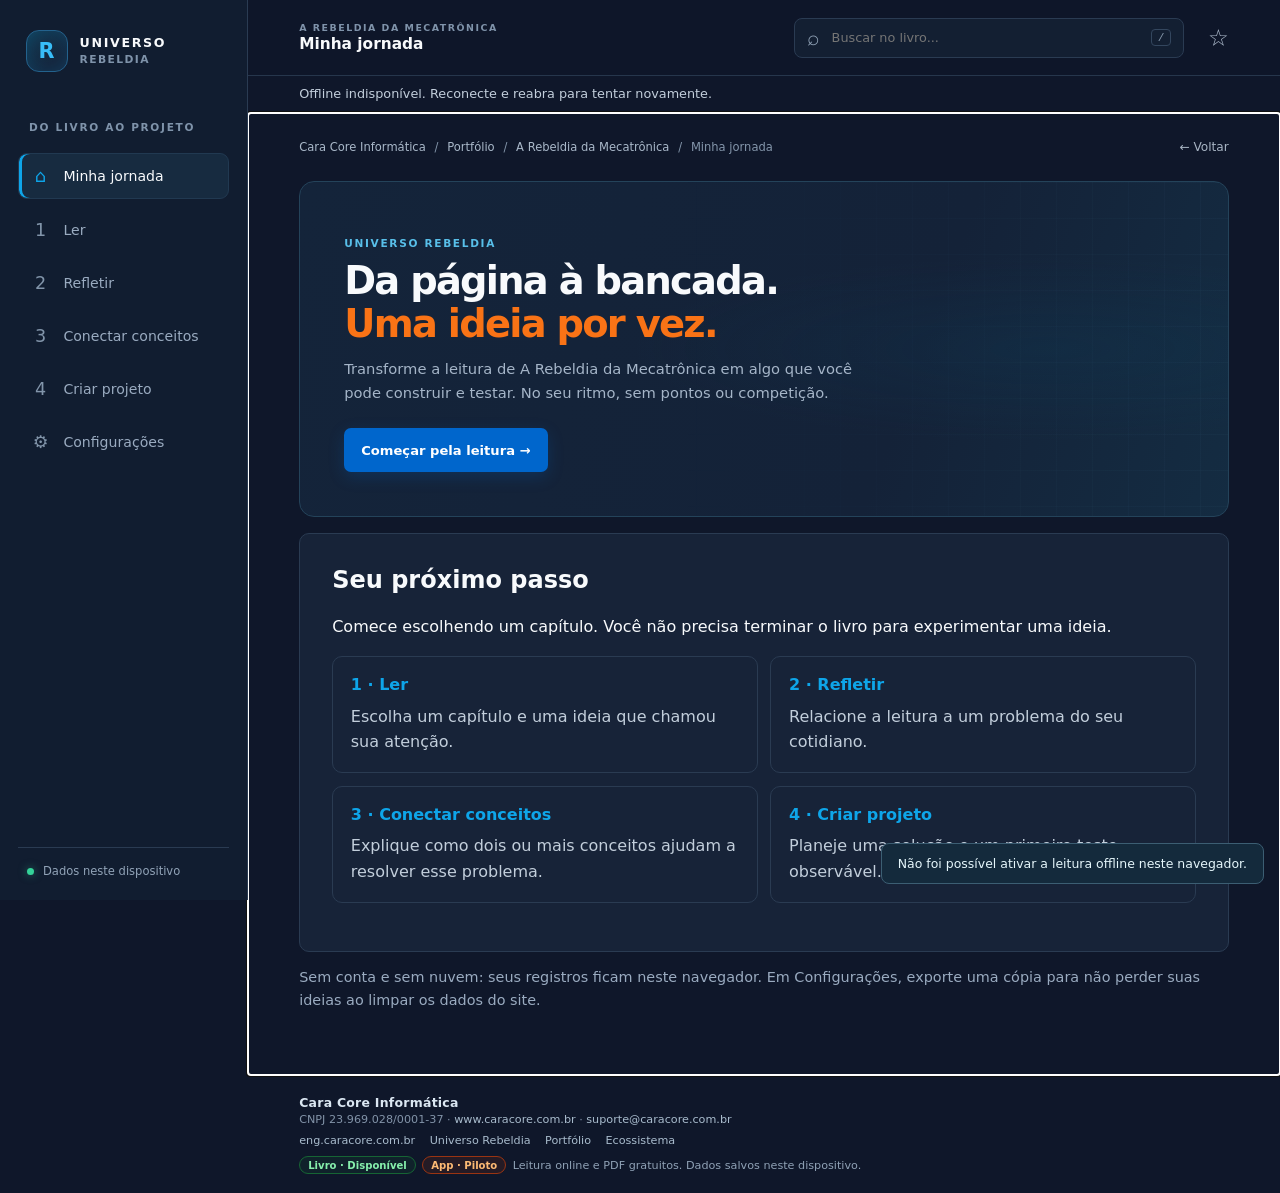
<file: app/index.html>
<!doctype html>
<html lang="pt-BR">
<head>
  <meta charset="utf-8">
  <meta name="viewport" content="width=device-width, initial-scale=1">
  <meta name="theme-color" content="#0f172a">
  <meta name="description" content="Universo Rebeldia: app de estudo de A Rebeldia da Mecatrônica, publicado pela Cara Core Informática. Leia, reflita, conecte conceitos e crie projetos, mesmo offline.">
  <meta name="author" content="Christian Vladimir Uhdre Mulato">
  <link rel="canonical" href="https://eng.caracore.com.br/app/">
  <meta property="og:type" content="website">
  <meta property="og:site_name" content="Cara Core Informática">
  <meta property="og:title" content="Universo Rebeldia — Cara Core Informática">
  <meta property="og:description" content="App de estudo offline de A Rebeldia da Mecatrônica: leia, reflita, conecte conceitos e crie projetos.">
  <meta property="og:url" content="https://eng.caracore.com.br/app/">
  <meta property="og:image" content="https://eng.caracore.com.br/capa.jpg">
  <meta property="og:image:alt" content="Capa de A Rebeldia da Mecatrônica">
  <meta property="og:locale" content="pt_BR">
  <meta name="twitter:card" content="summary_large_image">
  <script type="application/ld+json">
  {
    "@context": "https://schema.org",
    "@type": "WebApplication",
    "name": "Universo Rebeldia",
    "url": "https://eng.caracore.com.br/app/",
    "applicationCategory": "EducationalApplication",
    "operatingSystem": "Any",
    "inLanguage": "pt-BR",
    "description": "App de estudo offline de A Rebeldia da Mecatrônica: leia, reflita, conecte conceitos e crie projetos.",
    "isAccessibleForFree": true,
    "publisher": {
      "@type": "Organization",
      "name": "Cara Core Informática",
      "url": "https://www.caracore.com.br/",
      "taxID": "23.969.028/0001-37"
    },
    "isPartOf": {
      "@type": "Book",
      "name": "A Rebeldia da Mecatrônica",
      "url": "https://eng.caracore.com.br/"
    }
  }
  </script>
  <link rel="manifest" href="manifest.json">
  <link rel="icon" href="assets/icons/icon.svg" type="image/svg+xml">
  <link rel="apple-touch-icon" href="assets/icons/icon-192.png">
  <link rel="stylesheet" href="assets/css/app.css">
  <title>Universo Rebeldia — Cara Core Informática</title>
</head>
<body>
  <a class="skip-link" href="#main-content">Pular para o conteúdo</a>
  <div class="app-shell">
    <aside class="sidebar" id="sidebar" aria-label="Navegação principal">
      <a class="brand" href="#/dashboard" aria-label="Universo Rebeldia, início">
        <span class="brand-mark" aria-hidden="true">R</span>
        <span><strong>UNIVERSO</strong><small>REBELDIA</small></span>
      </a>
      <p class="nav-label">DO LIVRO AO PROJETO</p>
      <nav class="primary-nav">
        <a href="#/dashboard" data-route="dashboard"><span aria-hidden="true">⌂</span> Minha jornada</a>
        <a href="#/livro" data-route="livro"><span aria-hidden="true">1</span> Ler</a>
        <a href="#/refletir" data-route="refletir"><span aria-hidden="true">2</span> Refletir</a>
        <a href="#/conectar" data-route="conectar"><span aria-hidden="true">3</span> Conectar conceitos</a>
        <a href="#/laboratorio" data-route="laboratorio"><span aria-hidden="true">4</span> Criar projeto</a>
        <a href="#/configuracoes" data-route="configuracoes"><span aria-hidden="true">⚙</span> Configurações</a>
      </nav>
      <div class="sidebar-bottom">
        <span class="status-dot" aria-hidden="true"></span>
        <span>Dados neste dispositivo</span>
      </div>
    </aside>

    <div class="workspace">
      <header class="topbar">
        <button class="icon-button mobile-menu" id="menu-toggle" type="button" aria-label="Abrir menu" aria-expanded="false" aria-controls="sidebar">
          <span aria-hidden="true">☰</span>
        </button>
        <div class="topbar-title"><span class="eyebrow">A REBELDIA DA MECATRÔNICA</span><strong id="page-heading">Minha jornada</strong></div>
        <form class="global-search" id="global-search" role="search">
          <label class="sr-only" for="global-search-input">Buscar capítulos do livro</label>
          <span aria-hidden="true">⌕</span>
          <input id="global-search-input" type="search" placeholder="Buscar no livro..." autocomplete="off">
          <kbd>/</kbd>
        </form>
        <a class="topbar-bookmark" href="#/livro?f=1" aria-label="Abrir capítulos favoritos"><span aria-hidden="true">☆</span></a>
      </header>
      <div class="connection-status"><span id="offline-status" role="status">Preparando conteúdo offline…</span></div>

      <main id="main-content" tabindex="-1">
        <div class="page-meta">
          <nav aria-label="Breadcrumb" class="breadcrumbs">
            <a href="https://www.caracore.com.br/">Cara Core Informática</a><span aria-hidden="true">/</span>
            <a href="https://www.caracore.com.br/portfolio.html">Portfólio</a><span aria-hidden="true">/</span>
            <a href="https://eng.caracore.com.br/">A Rebeldia da Mecatrônica</a><span aria-hidden="true">/</span>
            <span id="breadcrumb-current">Minha jornada</span>
          </nav>
          <button class="back-button" id="back-button" type="button"><span aria-hidden="true">←</span> Voltar</button>
        </div>
        <div id="page-content" aria-live="polite"></div>
      </main>
      <footer class="app-footer">
        <div class="footer-legal">
          <strong>Cara Core Informática</strong>
          <span>CNPJ 23.969.028/0001-37 · <a href="https://www.caracore.com.br/">www.caracore.com.br</a> · <a href="mailto:suporte@caracore.com.br">suporte@caracore.com.br</a></span>
        </div>
        <nav class="footer-links" aria-label="Links do ecossistema">
          <a href="https://eng.caracore.com.br/">eng.caracore.com.br</a>
          <a href="./">Universo Rebeldia</a>
          <a href="https://www.caracore.com.br/portfolio.html">Portfólio</a>
          <a href="https://www.caracore.com.br/ecossistema#roadmap">Ecossistema</a>
        </nav>
        <p class="footer-status">
          <span class="status-badge status-available">Livro · Disponível</span>
          <span class="status-badge status-pilot">App · Piloto</span>
          <span>Leitura online e PDF gratuitos. Dados salvos neste dispositivo.</span>
        </p>
      </footer>
    </div>
  </div>
  <div class="toast" id="toast" role="status" aria-live="polite"></div>
  <script src="assets/js/db.js" defer></script>
  <script src="assets/js/app.js" defer></script>
</body>
</html>
</file>
<file: app/assets/css/app.css>
:root {
  color-scheme: dark;
  --caracore-blue: #0066cc;
  --caracore-dark: #0f172a;
  --caracore-cyan: #0ea5e9;
  --caracore-orange: #f97316;
  --caracore-light: #f8fafc;
  --surface: #172338;
  --surface-raised: #1b2a40;
  --border: #2a3b52;
  --text-muted: #9aabc0;
  --text-soft: #c2cedb;
  --sidebar-width: 248px;
  font-family: "Segoe UI", system-ui, -apple-system, sans-serif;
  font-size: 16px;
  background: var(--caracore-dark);
  color: var(--caracore-light);
}

* { box-sizing: border-box; }
body { min-height: 100vh; margin: 0; background: var(--caracore-dark); }
a { color: inherit; }
button, input, textarea, select { font: inherit; }
button, a, input, textarea, select { -webkit-tap-highlight-color: transparent; }
button:focus-visible, a:focus-visible, input:focus-visible, textarea:focus-visible, select:focus-visible {
  outline: 3px solid var(--caracore-cyan);
  outline-offset: 3px;
}
.sr-only, .skip-link:not(:focus) {
  position: absolute;
  width: 1px;
  height: 1px;
  padding: 0;
  margin: -1px;
  overflow: hidden;
  clip: rect(0, 0, 0, 0);
  white-space: nowrap;
  border: 0;
}
.skip-link:focus {
  position: fixed;
  z-index: 200;
  top: 0.75rem;
  left: 0.75rem;
  padding: 0.75rem 1rem;
  border-radius: 8px;
  background: var(--caracore-light);
  color: var(--caracore-dark);
}
.app-shell { min-height: 100vh; }
.sidebar {
  position: fixed;
  z-index: 30;
  inset: 0 auto 0 0;
  display: flex;
  width: var(--sidebar-width);
  flex-direction: column;
  padding: 1.55rem 1.1rem 1rem;
  border-right: 1px solid var(--border);
  background: #111d30;
}
.brand { display: flex; align-items: center; gap: 0.75rem; padding: 0.3rem 0.5rem 2.45rem; text-decoration: none; }
.brand-mark {
  display: grid;
  width: 42px;
  height: 42px;
  place-items: center;
  border: 1px solid #23628d;
  border-radius: 13px;
  background: linear-gradient(140deg, #123952, #15253c 72%);
  color: #38bdf8;
  font-size: 1.3rem;
  font-weight: 800;
  box-shadow: inset 0 0 18px #0ea5e926;
}
.brand strong, .brand small { display: block; letter-spacing: 0.13em; }
.brand strong { font-size: 0.79rem; }
.brand small { margin-top: 0.18rem; color: #7f93aa; font-size: 0.67rem; font-weight: 700; }
.nav-label, .eyebrow { color: #7f93aa; font-size: 0.66rem; font-weight: 750; letter-spacing: 0.16em; }
.nav-label { padding: 0 0.72rem; }
.primary-nav { display: grid; gap: 0.45rem; margin-top: 0.6rem; }
.primary-nav a {
  display: flex;
  min-height: 46px;
  align-items: center;
  gap: 0.8rem;
  padding: 0.65rem 0.75rem;
  border: 1px solid transparent;
  border-radius: 9px;
  color: var(--text-muted);
  font-size: 0.88rem;
  text-decoration: none;
}
.primary-nav a > span { width: 20px; color: #8295aa; font-size: 1.1rem; text-align: center; }
.primary-nav a:hover, .primary-nav a.active { border-color: #213951; background: #172b40; color: #f8fafc; }
.primary-nav a.active { box-shadow: inset 3px 0 #0ea5e9; }
.primary-nav a.active > span { color: var(--caracore-cyan); }
.sidebar-bottom { display: flex; align-items: center; gap: 0.55rem; margin-top: auto; padding: 1rem 0.6rem 0.35rem; border-top: 1px solid var(--border); color: #91a3b7; font-size: 0.72rem; }
.status-dot { display: inline-block; width: 7px; height: 7px; flex: 0 0 auto; border-radius: 50%; background: #34d399; box-shadow: 0 0 9px #34d39980; }
.workspace { min-height: 100vh; margin-left: var(--sidebar-width); }
.topbar {
  position: sticky;
  z-index: 20;
  top: 0;
  display: flex;
  min-height: 76px;
  align-items: center;
  gap: 1.5rem;
  padding: 0.7rem clamp(1.2rem, 4vw, 3.2rem);
  border-bottom: 1px solid #26364c;
  background: #0f172af2;
  backdrop-filter: blur(14px);
}
.topbar-title { display: grid; gap: 0.15rem; min-width: 195px; }
.topbar-title .eyebrow { font-size: 0.59rem; }
.topbar-title strong { font-size: 0.96rem; }
.global-search {
  display: flex;
  width: min(390px, 45vw);
  min-height: 40px;
  align-items: center;
  gap: 0.6rem;
  margin-left: auto;
  padding: 0 0.75rem;
  border: 1px solid var(--border);
  border-radius: 8px;
  background: #131f32;
  color: #91a3b7;
}
.global-search > span { font-size: 1.3rem; }
.global-search input { width: 100%; min-width: 0; border: 0; outline: 0; background: transparent; color: var(--caracore-light); font-size: 0.8rem; }
.global-search input:focus-visible { outline: 0; }
.global-search kbd { padding: 0.1rem 0.35rem; border: 1px solid #33465e; border-radius: 4px; color: #8799ad; font-size: 0.7rem; }
.topbar-bookmark { color: #acbacb; font-size: 1.45rem; text-decoration: none; }
.topbar-bookmark:hover { color: var(--caracore-orange); }
.mobile-menu { display: none !important; }
main { width: min(1440px, 100%); min-height: calc(100vh - 132px); margin: 0 auto; padding: 1.1rem clamp(1.2rem, 4vw, 3.2rem) 3rem; }
.page-meta { display: flex; min-height: 33px; align-items: center; justify-content: space-between; margin-bottom: 1.1rem; }
.breadcrumbs { display: flex; flex-wrap: wrap; align-items: center; gap: 0.55rem; color: #8496ab; font-size: 0.72rem; }
.breadcrumbs a { color: #a9b8c9; text-decoration: none; }
.breadcrumbs a:hover { color: var(--caracore-cyan); }
.back-button { padding: 0.25rem 0; border: 0; background: transparent; color: #a8b5c4; font-size: 0.76rem; cursor: pointer; }
.back-button:hover { color: var(--caracore-light); }
.app-footer {
  display: grid; gap: 0.55rem;
  padding: 1.2rem clamp(1.2rem, 4vw, 3.2rem);
  border-top: 1px solid #26364c; color: #8293a8; font-size: 0.7rem;
}
.footer-legal { display: grid; gap: 0.15rem; }
.footer-legal strong { color: #dbe7f2; font-size: 0.78rem; letter-spacing: 0.02em; }
.footer-legal a, .footer-links a { color: #a9bccd; text-decoration: none; }
.footer-legal a:hover, .footer-links a:hover { color: var(--caracore-cyan); text-decoration: underline; }
.footer-links { display: flex; flex-wrap: wrap; gap: 0.35rem 0.9rem; }
.footer-status { display: flex; flex-wrap: wrap; align-items: center; gap: 0.4rem; margin: 0; color: #8fa1b5; }
.status-badge {
  display: inline-flex; align-items: center; gap: 0.3rem;
  padding: 0.16rem 0.5rem; border: 1px solid var(--border); border-radius: 999px;
  font-size: 0.63rem; font-weight: 700;
}
.status-available { color: #86efac; border-color: #166534; background: #14532d33; }
.status-pilot { color: #fdba74; border-color: #9a3412; background: #7c2d1233; }

.welcome-panel {
  position: relative;
  display: flex;
  min-height: 275px;
  overflow: hidden;
  align-items: center;
  justify-content: space-between;
  padding: clamp(1.5rem, 4vw, 2.75rem);
  border: 1px solid #24435a;
  border-radius: 15px;
  background: radial-gradient(ellipse at 80% 50%, #0c436033, transparent 39%), linear-gradient(110deg, #14243a, #142238 65%, #142c42);
}
.welcome-panel::after { position: absolute; inset: 0; background-image: linear-gradient(#7ccdf708 1px, transparent 1px), linear-gradient(90deg, #7ccdf708 1px, transparent 1px); background-size: 36px 36px; content: ""; mask-image: linear-gradient(90deg, transparent 38%, #000); pointer-events: none; }
.welcome-copy { position: relative; z-index: 2; max-width: 590px; }
.welcome-copy .eyebrow { color: #58bfe9; }
.welcome-copy h1 { max-width: 560px; margin: 0.6rem 0 0.75rem; font-size: clamp(1.75rem, 3vw, 2.6rem); letter-spacing: -0.045em; line-height: 1.12; }
.welcome-copy h1 span { color: var(--caracore-orange); }
.welcome-copy > p:not(.eyebrow) { max-width: 510px; margin: 0 0 1.4rem; color: #a5b5c8; font-size: 0.92rem; line-height: 1.65; }
.button { display: inline-flex; min-height: 42px; align-items: center; gap: 1rem; justify-content: center; padding: 0.65rem 1rem; border: 1px solid transparent; border-radius: 7px; font-size: 0.82rem; font-weight: 700; text-decoration: none; transition: transform 140ms ease, background 140ms ease; }
.button:hover { transform: translateY(-1px); }
.button-primary { background: var(--caracore-blue); color: white; box-shadow: 0 5px 16px #0066cc36; }
.button-primary:hover { background: #0875df; }
.welcome-visual { position: relative; z-index: 1; width: 270px; height: 210px; flex: 0 0 270px; margin-right: 2.2rem; }
.orbit { position: absolute; top: 50%; left: 50%; border: 1px solid #29a2cf55; border-radius: 50%; transform: translate(-50%, -50%); }
.orbit-one { width: 175px; height: 175px; }
.orbit-two { width: 240px; height: 120px; transform: translate(-50%, -50%) rotate(-34deg); border-color: #f973164d; }
.core-chip { position: absolute; top: 50%; left: 50%; display: grid; width: 82px; height: 82px; place-items: center; border: 1px solid #38bdf8; border-radius: 20px; background: linear-gradient(145deg, #15364c, #142338); box-shadow: 0 0 30px #0ea5e940, inset 0 0 18px #0ea5e929; color: #f97316; font-size: 2.6rem; font-weight: 800; transform: translate(-50%, -50%) rotate(45deg); }
.core-chip span { transform: rotate(-45deg); }
.core-chip i { position: absolute; width: 8px; height: 2px; background: #59c7e9; }
.core-chip i:nth-of-type(1) { top: 19px; left: -5px; }
.core-chip i:nth-of-type(2) { top: 39px; left: -5px; }
.core-chip i:nth-of-type(3) { top: 59px; left: -5px; }
.core-chip i:nth-of-type(4) { right: -5px; bottom: 18px; }
.visual-tag { position: absolute; padding: 0.35rem 0.5rem; border: 1px solid #31536c; border-radius: 4px; background: #111e2dcc; color: #8ecce3; font-family: ui-monospace, monospace; font-size: 0.55rem; letter-spacing: 0.08em; }
.tag-top { top: 7px; right: 2px; }
.tag-bottom { bottom: 7px; left: 0; color: #eaa574; }
.section-block { margin-top: 2.2rem; }
.section-heading { display: flex; align-items: end; justify-content: space-between; gap: 1rem; margin-bottom: 1rem; }
.section-heading .eyebrow { margin: 0 0 0.35rem; }
.section-heading h2 { margin: 0; font-size: 1.2rem; letter-spacing: -0.02em; }
.local-badge { display: inline-flex; align-items: center; gap: 0.45rem; padding-bottom: 0.25rem; color: #aab8c7; font-size: 0.7rem; }
.stats-grid { display: grid; grid-template-columns: repeat(4, minmax(0, 1fr)); gap: 0.85rem; }
.stat-card, .content-card { border: 1px solid var(--border); border-radius: 10px; background: var(--surface); }
.stat-card { min-height: 145px; padding: 1rem 1.05rem; }
.stat-featured { border-color: #255079; background: linear-gradient(145deg, #172c45, #172438); }
.stat-top { display: flex; align-items: center; justify-content: space-between; gap: 0.5rem; color: #a8b8c9; font-size: 0.72rem; }
.stat-top > span:last-child { color: #52bce2; font-size: 1rem; }
.stat-card strong { display: block; margin: 0.55rem 0 0.25rem; font-size: 1.7rem; letter-spacing: -0.04em; }
.stat-card small { display: block; margin-top: 0.4rem; color: #899aaf; font-size: 0.67rem; }
.progress-track { height: 5px; overflow: hidden; margin-top: 0.5rem; border-radius: 8px; background: #293a50; }
.progress-track span { display: block; width: 0; height: 100%; border-radius: inherit; background: linear-gradient(90deg, #0ea5e9, #38bdf8); transition: width 250ms ease; }
.dashboard-lower { display: grid; grid-template-columns: minmax(0, 1fr) minmax(0, 1fr); gap: 0.85rem; margin-top: 1.2rem; }
.content-card { padding: 1.1rem; }
.compact { align-items: center; margin-bottom: 0.8rem; }
.compact h2 { font-size: 1rem; }
.card-icon { display: grid; width: 36px; height: 36px; place-items: center; border: 1px solid #285270; border-radius: 9px; background: #14344a; color: #5ac7ed; }
.card-icon.orange { border-color: #704329; background: #3b2b25; color: #fb9a54; }
.continue-card > p { min-height: 40px; margin: 0 0 0.75rem; color: #a5b4c5; font-size: 0.8rem; line-height: 1.5; }
.text-link { color: #50bde7; font-size: 0.78rem; font-weight: 700; text-decoration: none; }
.text-link:hover { color: #8bd9f5; }
.achievement-list { display: grid; gap: 0.5rem; }
.achievement-item { display: flex; align-items: center; gap: 0.65rem; padding: 0.55rem 0.65rem; border: 1px solid #2b3d54; border-radius: 7px; color: #aab8c8; font-size: 0.72rem; }
.achievement-item.done { border-color: #315143; background: #152e2a; color: #d5eee0; }
.achievement-item span:first-child { color: #f5a45b; }

.reader-heading { display: flex; align-items: end; justify-content: space-between; gap: 1.5rem; margin: 0.8rem 0 1.2rem; }
.reader-heading .eyebrow { margin: 0 0 0.4rem; color: #58bfe9; }
.reader-heading h1 { margin: 0; font-size: clamp(1.6rem, 3vw, 2.1rem); letter-spacing: -0.04em; }
.reader-heading p:not(.eyebrow) { margin: 0.55rem 0 0; color: var(--text-muted); font-size: 0.82rem; }
.reader-count { color: #9aabc0; font-size: 0.72rem; white-space: nowrap; }
.reader-layout { display: grid; min-height: 600px; grid-template-columns: minmax(230px, 285px) minmax(0, 1fr); align-items: start; gap: 0.9rem; }
.chapter-panel { position: sticky; top: 92px; max-height: calc(100vh - 115px); overflow: auto; padding: 0.85rem; }
.chapter-panel-head { display: grid; gap: 0.65rem; }
.chapter-panel-head h2 { margin: 0; font-size: 0.95rem; }
.chapter-panel-head input { width: 100%; min-height: 36px; padding: 0 0.65rem; border: 1px solid #34465d; border-radius: 6px; background: #111d30; color: var(--caracore-light); font-size: 0.74rem; }
.reader-filters { display: flex; gap: 0.4rem; padding: 0.75rem 0 0.65rem; border-bottom: 1px solid var(--border); }
.filter-chip { min-height: 30px; padding: 0.35rem 0.55rem; border: 1px solid #34465d; border-radius: 20px; background: transparent; color: #9aabc0; font-size: 0.66rem; cursor: pointer; }
.filter-chip.active, .filter-chip:hover { border-color: #26739a; background: #12324a; color: #c9effc; }
.chapter-list { display: grid; gap: 0.25rem; padding-top: 0.5rem; }
.chapter-item { display: grid; grid-template-columns: 1fr auto; gap: 0.4rem; padding: 0.6rem; border: 1px solid transparent; border-radius: 7px; color: #b1bece; text-align: left; text-decoration: none; }
.chapter-item:hover { background: #1d2e43; }
.chapter-item.active { border-color: #265a78; background: #183248; color: white; }
.chapter-item-title { font-size: 0.73rem; font-weight: 650; line-height: 1.4; }
.chapter-item-meta { grid-column: 1 / -1; color: #8194aa; font-size: 0.62rem; }
.chapter-item-icons { display: flex; gap: 0.32rem; color: #f4a76a; font-size: 0.76rem; }
.reading-panel { min-height: 600px; padding: clamp(1rem, 3vw, 2.1rem); }
.empty-reader { display: grid; min-height: 500px; align-content: center; justify-items: center; text-align: center; }
.empty-reader > span { color: #4c9fc1; font-size: 2.2rem; }
.empty-reader h2 { margin: 0.8rem 0 0.35rem; font-size: 1.1rem; }
.empty-reader p { max-width: 300px; margin: 0; color: var(--text-muted); font-size: 0.78rem; }
.chapter-toolbar { display: flex; align-items: center; justify-content: space-between; gap: 0.75rem; padding-bottom: 1rem; border-bottom: 1px solid var(--border); }
.chapter-toolbar-label { color: #8799ad; font-size: 0.67rem; }
.chapter-actions { display: flex; flex-wrap: wrap; gap: 0.45rem; }
.small-button { min-height: 34px; padding: 0.42rem 0.65rem; border: 1px solid #354961; border-radius: 6px; background: #17263a; color: #bec9d6; font-size: 0.68rem; cursor: pointer; }
.small-button:hover, .small-button[aria-pressed="true"] { border-color: #347595; background: #17364b; color: #e8f7fc; }
.small-button[aria-pressed="true"].favorite-toggle { border-color: #754b2e; background: #3d2b20; color: #ffb373; }
.markdown-content { max-width: 760px; margin: 1.6rem auto 0; color: #d5deea; font-size: 0.93rem; line-height: 1.85; overflow-wrap: anywhere; }
.markdown-content h1, .markdown-content h2, .markdown-content h3, .markdown-content h4 { color: #f7fafc; line-height: 1.35; }
.markdown-content h1 { margin: 0 0 1.35rem; font-size: clamp(1.6rem, 4vw, 2.15rem); }
.markdown-content h2 { margin: 2.2rem 0 0.65rem; padding-bottom: 0.4rem; border-bottom: 1px solid #2c4259; font-size: 1.35rem; }
.markdown-content h3 { margin: 1.65rem 0 0.55rem; font-size: 1.08rem; }
.markdown-content h4 { margin: 1.3rem 0 0.45rem; font-size: 0.95rem; }
.markdown-content p { margin: 0 0 1rem; }
.markdown-content ul, .markdown-content ol { padding-left: 1.4rem; margin: 0 0 1rem; }
.markdown-content li { padding-left: 0.2rem; margin: 0.25rem 0; }
.markdown-content li::marker { color: var(--caracore-cyan); }
.markdown-content blockquote { margin: 1.2rem 0; padding: 0.7rem 1rem; border-left: 3px solid var(--caracore-orange); border-radius: 0 7px 7px 0; background: #1c2a3b; color: #c3cedb; }
.markdown-content blockquote p:last-child { margin-bottom: 0; }
.markdown-content pre { overflow-x: auto; margin: 1.1rem 0; padding: 1rem; border: 1px solid #30445b; border-radius: 8px; background: #0b1422; color: #b8e3f1; font-size: 0.79rem; line-height: 1.6; }
.markdown-content code { padding: 0.12rem 0.32rem; border-radius: 4px; background: #26384c; color: #8ddcf5; font-family: ui-monospace, "Cascadia Code", monospace; font-size: 0.87em; }
.markdown-content pre code { padding: 0; background: transparent; color: inherit; }
.markdown-content a { color: #6ccbf0; }
.markdown-content hr { margin: 2rem 0; border: 0; border-top: 1px solid #30445b; }
.note-panel { display: grid; gap: 0.55rem; max-width: 760px; margin: 1.8rem auto 0; padding-top: 1rem; border-top: 1px solid var(--border); }
.note-panel label { color: #b4c2d1; font-size: 0.76rem; font-weight: 700; }
.note-panel textarea { min-height: 95px; resize: vertical; padding: 0.75rem; border: 1px solid #34475d; border-radius: 7px; background: #101b2b; color: var(--caracore-light); font-size: 0.8rem; line-height: 1.55; }
.note-status { min-height: 1rem; color: #7f93aa; font-size: 0.65rem; }
.no-results { padding: 1rem 0.6rem; color: #91a2b6; font-size: 0.72rem; }
.search-highlight { padding: 0 0.1rem; border-radius: 2px; background: #8c541a; color: #fff4d9; }
.toast { position: fixed; z-index: 80; right: 1rem; bottom: 1rem; max-width: min(420px, calc(100vw - 2rem)); padding: 0.75rem 1rem; border: 1px solid #3c5e73; border-radius: 8px; background: #142a3c; color: #e5f6fb; font-size: 0.78rem; opacity: 0; pointer-events: none; transform: translateY(8px); transition: 180ms ease; }
.toast.visible { opacity: 1; transform: translateY(0); }
.error-panel { padding: 1.25rem; border: 1px solid #874c37; border-radius: 9px; background: #33231f; color: #ffd8c7; }
.muted { color: #8fa1b5; font-size: 0.72rem; }

.knowledge-heading { display: flex; align-items: end; justify-content: space-between; gap: 1.2rem; margin: 0.8rem 0 1rem; }
.knowledge-heading .eyebrow { margin: 0 0 0.35rem; color: #58bfe9; }
.knowledge-heading h1 { margin: 0; font-size: clamp(1.45rem, 3vw, 2rem); letter-spacing: -0.035em; }
.knowledge-heading p:not(.eyebrow) { max-width: 700px; margin: 0.5rem 0 0; color: #9eafc3; font-size: 0.82rem; line-height: 1.55; }
.knowledge-count { color: #92a4b8; font-size: 0.73rem; white-space: nowrap; }
.concept-map-panel { padding: 1rem; }
.map-legend { display: inline-flex; align-items: center; gap: 0.4rem; color: #9eb0c4; font-size: 0.71rem; }
.map-legend i { display: inline-block; width: 0.65rem; height: 0.65rem; border-radius: 50%; background: #0ea5e9; box-shadow: 0 0 0 4px #0ea5e92e; }
.concept-category-list { display: grid; grid-template-columns: repeat(auto-fit, minmax(180px, 1fr)); gap: 0.55rem; margin-bottom: 0.95rem; }
.concept-category {
  display: grid; gap: 0.3rem; min-height: 72px; padding: 0.65rem 0.75rem;
  border: 1px solid #34475d; border-radius: 8px; background: #16253a; color: #b3c0cf; text-align: left; cursor: pointer;
}
.concept-category strong { font-size: 0.78rem; }
.concept-category span { color: #8799ad; font-size: 0.66rem; }
.concept-category:hover, .concept-category.active { border-color: #2f7395; background: #193349; color: #ecf6fb; }
.concept-map-layout { display: grid; grid-template-columns: minmax(230px, 300px) minmax(0, 1fr); gap: 0.7rem; }
.concept-node-list { display: grid; align-content: start; gap: 0.35rem; max-height: 590px; overflow: auto; padding: 0.3rem; border: 1px solid var(--border); border-radius: 8px; background: #132036; }
.concept-node {
  display: flex; min-height: 42px; align-items: center; gap: 0.6rem; padding: 0.45rem 0.6rem;
  border: 1px solid transparent; border-radius: 7px; background: transparent; color: #afbcce; text-align: left; cursor: pointer;
}
.concept-node:hover { background: #1a2d42; }
.concept-node.active { border-color: #2f789f; background: #19344a; color: #f4f9fc; }
.concept-node-dot { width: 0.5rem; height: 0.5rem; flex: 0 0 auto; border-radius: 50%; background: #4f6379; }
.concept-node.active .concept-node-dot { background: #0ea5e9; box-shadow: 0 0 0 4px #0ea5e938; }
.concept-detail { padding: 1rem; border: 1px solid var(--border); border-radius: 8px; background: #132036; }
.concept-detail h2, .encyclopedia-detail h2 { margin: 0.3rem 0 0.8rem; font-size: clamp(1.3rem, 2vw, 1.7rem); letter-spacing: -0.02em; }
.concept-definition { margin: 0; color: #d4dde8; font-size: 0.95rem; line-height: 1.7; }
.concept-insight { margin-top: 1rem; padding: 0.8rem 0.9rem; border: 1px solid #30465e; border-radius: 7px; background: #16263a; }
.concept-insight h3, .concept-connections h3, .encyclopedia-entry h3 { margin: 0 0 0.45rem; color: #dce7f2; font-size: 0.86rem; }
.concept-insight p, .encyclopedia-entry p { margin: 0; color: #bcc9d8; font-size: 0.82rem; line-height: 1.6; }
.concept-connections { margin-top: 1rem; }
.concept-connections h3 { display: flex; align-items: center; gap: 0.4rem; }
.concept-connections h3 span { color: #6fc8e9; font-size: 0.72rem; }
.reference-chip-list { display: flex; flex-wrap: wrap; gap: 0.4rem; }
.reference-chip {
  display: inline-flex; min-height: 28px; align-items: center; gap: 0.35rem; padding: 0.28rem 0.5rem;
  border: 1px solid #35506b; border-radius: 999px; background: #1b2f45; color: #bdd2e4; font-size: 0.68rem; text-decoration: none;
}
button.reference-chip { cursor: pointer; }
.reference-chip:hover { border-color: #4687ad; color: #ecf8ff; }
.concept-study-toggle { margin-top: 1rem; }
.concept-encyclopedia-link { display: inline-block; margin-top: 0.9rem; }

.encyclopedia-layout { display: grid; grid-template-columns: minmax(230px, 280px) minmax(0, 1fr); gap: 0.8rem; align-items: start; }
.encyclopedia-sidebar { display: grid; gap: 0.55rem; position: sticky; top: 92px; }
.encyclopedia-sidebar label { color: #b5c2d3; font-size: 0.75rem; font-weight: 700; }
.encyclopedia-sidebar input {
  min-height: 36px; padding: 0 0.6rem; border: 1px solid #34475d; border-radius: 7px;
  background: #101b2b; color: #f5f9fd; font-size: 0.76rem;
}
.encyclopedia-filter-heading { margin-top: 0.2rem; color: #7f93a8; font-size: 0.64rem; font-weight: 800; letter-spacing: 0.14em; }
.encyclopedia-category-filters { display: grid; gap: 0.35rem; }
.encyclopedia-filter {
  min-height: 34px; padding: 0.35rem 0.6rem; border: 1px solid #34475d; border-radius: 7px;
  background: #15253b; color: #b4c2d2; text-align: left; font-size: 0.72rem; cursor: pointer;
}
.encyclopedia-filter.active, .encyclopedia-filter:hover { border-color: #2f7395; background: #193349; color: #f2f8fc; }
.encyclopedia-results { display: grid; grid-template-columns: minmax(250px, 325px) minmax(0, 1fr); gap: 0.7rem; align-items: start; }
.encyclopedia-list { display: grid; gap: 0.35rem; max-height: 640px; overflow: auto; padding: 0.8rem; }
.encyclopedia-term {
  display: grid; gap: 0.3rem; padding: 0.6rem; border: 1px solid transparent; border-radius: 7px;
  background: #15253b; color: #b8c7d8; text-align: left; cursor: pointer;
}
.encyclopedia-term strong { font-size: 0.78rem; }
.encyclopedia-term span { color: #8fa1b5; font-size: 0.68rem; line-height: 1.45; }
.encyclopedia-term.active, .encyclopedia-term:hover { border-color: #356e91; background: #1a3147; color: #f4f9fd; }
.encyclopedia-detail { padding: 1rem; min-height: 620px; }
.encyclopedia-entry { margin-top: 0.95rem; }

.gamification-panel { display: grid; grid-template-columns: minmax(0, 320px) minmax(0, 1fr); gap: 0.8rem; margin-bottom: 1rem; }
.score-card { padding: 1rem; }
.score-value { display: block; margin-top: 0.4rem; font-size: 2.1rem; letter-spacing: -0.04em; }
.score-rank { margin: 0.1rem 0 0.7rem; color: #f9a05c; font-size: 0.78rem; font-weight: 700; }
.badge-card { padding: 1rem; }
.badge-list { display: grid; gap: 0.4rem; margin-top: 0.6rem; grid-template-columns: repeat(auto-fit, minmax(215px, 1fr)); }
.badge-item {
  display: grid; grid-template-columns: 22px minmax(0, 1fr); gap: 0.5rem; align-items: center;
  padding: 0.5rem 0.6rem; border: 1px solid #27364b; border-radius: 8px; background: #13202f; color: #94a5b9;
}
.badge-item.unlocked { border-color: #3a6f45; background: #152b22; color: #d9f2e0; }
.badge-icon { font-size: 0.95rem; }
.badge-copy { display: grid; gap: 0.1rem; min-width: 0; }
.badge-copy strong { font-size: 0.74rem; }
.badge-copy small { color: #8fa1b5; font-size: 0.64rem; line-height: 1.4; }
.badge-item.unlocked .badge-copy small { color: #9fc9ad; }

.challenge-layout { display: grid; grid-template-columns: minmax(230px, 280px) minmax(0, 1fr); gap: 0.8rem; align-items: start; }
.challenge-sidebar { display: grid; gap: 0.5rem; position: sticky; top: 92px; }
.challenge-tracks { display: grid; gap: 0.4rem; }
.challenge-track {
  display: grid; gap: 0.25rem; padding: 0.55rem 0.6rem; border: 1px solid #34475d; border-radius: 8px;
  background: #15253b; color: #b4c2d2; text-align: left; cursor: pointer;
}
.challenge-track strong { font-size: 0.75rem; }
.challenge-track small { color: #8fa1b5; font-size: 0.64rem; }
.challenge-track.active, .challenge-track:hover { border-color: #2f7395; background: #193349; color: #f2f8fc; }
.track-progress { display: block; height: 4px; margin-top: 0.2rem; border-radius: 3px; background: #22334a; overflow: hidden; }
.track-progress i { display: block; height: 100%; background: linear-gradient(90deg, #0ea5e9, #f97316); }
.challenge-results { display: grid; grid-template-columns: minmax(250px, 325px) minmax(0, 1fr); gap: 0.7rem; align-items: start; }
.challenge-list { display: grid; gap: 0.35rem; max-height: 640px; overflow: auto; padding: 0.8rem; }
.challenge-item {
  display: grid; gap: 0.25rem; padding: 0.6rem; border: 1px solid transparent; border-radius: 7px;
  background: #15253b; color: #b8c7d8; text-align: left; cursor: pointer;
}
.challenge-item strong { font-size: 0.76rem; }
.challenge-item small { color: #8fa1b5; font-size: 0.65rem; line-height: 1.4; }
.challenge-item-top { display: flex; justify-content: space-between; gap: 0.4rem; font-size: 0.6rem; letter-spacing: 0.08em; text-transform: uppercase; }
.challenge-type { color: #58bfe9; font-weight: 800; }
.challenge-points { color: #f9a05c; font-weight: 800; }
.challenge-item.active, .challenge-item:hover { border-color: #356e91; background: #1a3147; color: #f4f9fd; }
.challenge-item.done { border-color: #37684a; }
.challenge-item.done small { color: #8fc9a3; }
.challenge-detail { padding: 1rem; min-height: 620px; }
.challenge-detail h2 { margin: 0.3rem 0 0.6rem; font-size: 1.12rem; }
.challenge-statement {
  margin: 0 0 0.9rem; padding: 0.7rem 0.85rem; border-left: 3px solid #0ea5e9; border-radius: 0 8px 8px 0;
  background: #13202f; color: #d4e0ec; font-size: 0.82rem; line-height: 1.6;
}
.challenge-options { display: grid; gap: 0.4rem; }
.challenge-option {
  display: grid; grid-template-columns: 24px minmax(0, 1fr); gap: 0.5rem; align-items: center;
  min-height: 42px; padding: 0.55rem 0.7rem; border: 1px solid #34475d; border-radius: 8px;
  background: #15253b; color: #cfdbe8; text-align: left; font-size: 0.79rem; cursor: pointer;
}
.challenge-option:hover:not(:disabled) { border-color: #2f7395; background: #193349; }
.challenge-option:disabled { cursor: default; }
.challenge-option.correct { border-color: #3f7d55; background: #16301f; color: #d9f2e0; }
.challenge-option.wrong { border-color: #8a4a3a; background: #30191a; color: #f6cfc5; }
.option-mark { display: grid; width: 22px; height: 22px; place-items: center; border-radius: 5px; background: #22334a; font-size: 0.66rem; font-weight: 800; }
.challenge-feedback { margin-top: 0.85rem; padding: 0.7rem 0.85rem; border: 1px solid #34475d; border-radius: 8px; background: #13202f; }
.challenge-feedback strong { font-size: 0.78rem; }
.challenge-feedback p { margin: 0.3rem 0 0; color: #a9bace; font-size: 0.75rem; line-height: 1.55; }
.challenge-feedback.correct { border-color: #3f7d55; }
.challenge-feedback.wrong { border-color: #8a4a3a; }
.challenge-briefing { margin: 0.4rem 0 1rem; color: #cbd8e6; font-size: 0.82rem; line-height: 1.65; }
.challenge-briefing pre { padding: 0.65rem 0.8rem; border-radius: 8px; background: #0c1623; overflow: auto; }
.challenge-actions { display: flex; flex-wrap: wrap; gap: 0.5rem; margin-top: 0.9rem; }
.small-button.ghost { display: inline-flex; align-items: center; background: transparent; text-decoration: none; }
.mission-label { display: block; margin-top: 0.6rem; color: #b5c2d3; font-size: 0.72rem; font-weight: 700; }
.challenge-detail textarea {
  width: 100%; margin-top: 0.35rem; padding: 0.6rem; border: 1px solid #34475d; border-radius: 8px;
  background: #101b2b; color: #f5f9fd; font-family: inherit; font-size: 0.78rem; line-height: 1.55; resize: vertical;
}

.lab-summary { display: grid; grid-template-columns: repeat(3, minmax(0, 1fr)); gap: 0.7rem; margin-bottom: 1rem; }
.lab-stat { display: grid; gap: 0.3rem; padding: 0.85rem 1rem; }
.lab-stat span { color: #91a3b7; font-size: 0.7rem; }
.lab-stat strong { font-size: 1.35rem; }
.lab-layout { display: grid; grid-template-columns: minmax(250px, 330px) minmax(0, 1fr); gap: 0.8rem; align-items: start; }
.lab-sidebar { display: grid; gap: 0.55rem; position: sticky; top: 92px; }
.lab-sidebar label, .project-form label, .settings-card label { color: #b5c2d3; font-size: 0.72rem; font-weight: 700; }
.lab-sidebar input, .project-form input, .project-form textarea, .project-form select,
.settings-card select, .settings-card input[type="range"] {
  width: 100%; border: 1px solid #34475d; border-radius: 8px; background: #101b2b; color: #f5f9fd;
}
.lab-sidebar input, .project-form input, .project-form select, .settings-card select { min-height: 40px; padding: 0 0.65rem; }
.project-form textarea { padding: 0.6rem; line-height: 1.5; resize: vertical; }
.project-list { display: grid; gap: 0.4rem; max-height: 600px; overflow: auto; }
.project-item {
  display: grid; gap: 0.25rem; padding: 0.65rem; border: 1px solid transparent; border-radius: 8px;
  background: #15253b; color: #c7d4e2; text-align: left; cursor: pointer;
}
.project-item strong { font-size: 0.78rem; }
.project-item span {
  overflow: hidden; color: #93a5b9; font-size: 0.68rem; line-height: 1.4; text-overflow: ellipsis; white-space: nowrap;
}
.project-item small { color: #69bfe2; font-size: 0.62rem; }
.project-item:hover, .project-item.active { border-color: #356e91; background: #1a3147; }
.project-workspace { min-height: 600px; padding: 1rem; }
.ecosystem-section {
  margin-top: 1.1rem; padding: 1.1rem;
  border: 1px solid var(--border); border-radius: 10px;
  background: linear-gradient(120deg, #14243a, #152236 70%, #182c42);
}
.ecosystem-section h2 { margin: 0.2rem 0 0.4rem; font-size: 1.08rem; }
.ecosystem-intro { margin: 0 0 0.9rem; color: #9aabc0; font-size: 0.8rem; line-height: 1.6; }
.ecosystem-grid { display: grid; grid-template-columns: repeat(2, minmax(0, 1fr)); gap: 0.7rem; }
.ecosystem-card {
  display: flex; flex-direction: column; gap: 0.35rem; padding: 0.9rem;
  border: 1px solid #2b4058; border-radius: 8px; background: #111e2ecc;
}
.ecosystem-kicker { margin: 0; color: #f9a05c; font-size: 0.61rem; font-weight: 800; letter-spacing: 0.1em; text-transform: uppercase; }
.ecosystem-card h3 { margin: 0; font-size: 0.92rem; color: #f3f9ff; }
.ecosystem-card p { margin: 0; color: #a9b9cb; font-size: 0.76rem; line-height: 1.55; }
.ecosystem-chapters { color: #7f93aa !important; font-size: 0.7rem !important; }
.ecosystem-chapters a { color: #9fb7cb; text-decoration: none; }
.ecosystem-chapters a:hover { color: var(--caracore-cyan); text-decoration: underline; }
.ecosystem-card .text-link { margin-top: auto; padding-top: 0.35rem; }
.ecosystem-more { margin: 0.9rem 0 0; font-size: 0.74rem; color: #7f93aa; }
.ecosystem-more .text-link { margin-left: 0.15rem; }
:root[data-theme="light"] .ecosystem-section { background: linear-gradient(120deg, #fff, #eaf4fb); border-color: #c7d4df; }
:root[data-theme="light"] .ecosystem-card { background: #fff; border-color: #c7d4df; }
:root[data-theme="light"] .ecosystem-card h3 { color: #102033; }
:root[data-theme="light"] .ecosystem-card p { color: #52667a; }
.project-form { display: grid; gap: 0.45rem; }
.project-form-heading { display: flex; align-items: start; justify-content: space-between; gap: 1rem; margin-bottom: 0.4rem; }
.project-form-heading h2 { margin: 0.25rem 0 0; font-size: 1.1rem; }
.project-form-actions { display: flex; gap: 0.6rem; margin-top: 0.7rem; }
.danger-button { border-color: #7f3d3d; color: #f2b6b6; }
.danger-button:hover { border-color: #b65656; background: #3a1d24; color: #ffe3e3; }

.timeline-controls { padding: 0.7rem; margin-bottom: 1rem; }
.timeline-filter-list { display: flex; flex-wrap: wrap; gap: 0.4rem; }
.technology-timeline { position: relative; display: grid; gap: 0; max-width: 950px; margin: 0 auto; padding: 0; list-style: none; }
.technology-timeline::before {
  position: absolute; top: 0; bottom: 0; left: 92px; width: 2px; background: linear-gradient(#0ea5e9, #f97316); content: "";
}
.timeline-event { position: relative; display: grid; grid-template-columns: 75px minmax(0, 1fr); gap: 2.2rem; padding-bottom: 1rem; }
.timeline-event::before {
  position: absolute; top: 1.15rem; left: 86px; width: 12px; height: 12px; border: 3px solid #0f172a;
  border-radius: 50%; background: #38bdf8; box-shadow: 0 0 0 2px #286b8c; content: "";
}
.timeline-year { padding-top: 1rem; color: #f9a05c; font-size: 1rem; font-weight: 800; text-align: right; }
.timeline-card { padding: 1rem; }
.timeline-card h2 { margin: 0.25rem 0 0.45rem; font-size: 1.05rem; }
.timeline-card p:not(.eyebrow) { margin: 0; color: #a8b8ca; font-size: 0.78rem; line-height: 1.6; }
.timeline-card .text-link { display: inline-block; margin-top: 0.65rem; }

.settings-grid { display: grid; grid-template-columns: repeat(2, minmax(0, 1fr)); gap: 0.8rem; }
.settings-card { display: grid; align-content: start; gap: 0.6rem; padding: 1rem; }
.settings-card h2 { margin: 0.1rem 0 0.35rem; font-size: 1.05rem; }
.settings-card output { float: right; color: #58bfe9; }
.settings-badges { display: flex; flex-wrap: wrap; gap: 0.35rem; margin: 0.1rem 0 0.3rem; }
.toggle-setting { display: flex; align-items: center; gap: 0.5rem; margin-top: 0.4rem; }
.toggle-setting input { width: 18px; height: 18px; accent-color: #0ea5e9; }
.settings-actions { display: flex; flex-wrap: wrap; gap: 0.5rem; }
.file-button { display: inline-flex; align-items: center; }
.settings-official-link { margin-top: 0.4rem; }
.danger-card { border-color: #58343e; }

html.reduce-motion *, html.reduce-motion *::before, html.reduce-motion *::after {
  scroll-behavior: auto !important; transition-duration: 0.01ms !important; animation-duration: 0.01ms !important;
}

:root[data-theme="light"] {
  color-scheme: light;
  --caracore-dark: #eef4f8;
  --caracore-light: #102033;
  --surface: #fff;
  --surface-raised: #f7fafc;
  --border: #c7d4df;
  --text-muted: #52667a;
  --text-soft: #30465c;
}
:root[data-theme="light"] body,
:root[data-theme="light"] .workspace { background: #eef4f8; color: #102033; }
:root[data-theme="light"] .sidebar { border-color: #c7d4df; background: #e3edf4; }
:root[data-theme="light"] .topbar { border-color: #c7d4df; background: #eef4f8ed; }
:root[data-theme="light"] .global-search,
:root[data-theme="light"] .content-card,
:root[data-theme="light"] .stat-card,
:root[data-theme="light"] .chapter-panel,
:root[data-theme="light"] .reading-panel { border-color: #c7d4df; background: #fff; color: #102033; }
:root[data-theme="light"] .welcome-panel { border-color: #aac4d6; background: linear-gradient(110deg, #fff, #e8f3fa); }
:root[data-theme="light"] .welcome-copy > p:not(.eyebrow),
:root[data-theme="light"] .knowledge-heading p:not(.eyebrow),
:root[data-theme="light"] .timeline-card p:not(.eyebrow) { color: #52667a; }
:root[data-theme="light"] .primary-nav a:hover,
:root[data-theme="light"] .primary-nav a.active,
:root[data-theme="light"] .project-item,
:root[data-theme="light"] .challenge-item,
:root[data-theme="light"] .challenge-track,
:root[data-theme="light"] .encyclopedia-filter { background: #f5f9fc; color: #30465c; }
:root[data-theme="light"] .lab-sidebar input,
:root[data-theme="light"] .project-form input,
:root[data-theme="light"] .project-form textarea,
:root[data-theme="light"] .project-form select,
:root[data-theme="light"] .settings-card select { background: #fff; color: #102033; }
:root[data-theme="light"] .timeline-event::before { border-color: #eef4f8; }
:root[data-theme="light"] .status-available { color: #166534; border-color: #86efac; background: #dcfce7; }
:root[data-theme="light"] .status-pilot { color: #9a3412; border-color: #fdba74; background: #ffedd5; }
:root[data-theme="light"] .app-footer { border-color: #c7d4df; color: #52667a; }
:root[data-theme="light"] .footer-legal strong { color: #102033; }
:root[data-theme="light"] .footer-legal a,
:root[data-theme="light"] .footer-links a { color: #30465c; }

@media (max-width: 1040px) {
  :root { --sidebar-width: 215px; }
  .stats-grid { grid-template-columns: repeat(2, minmax(0, 1fr)); }
  .welcome-visual { margin-right: 0; transform: scale(0.88); }
  .encyclopedia-results { grid-template-columns: minmax(220px, 280px) minmax(0, 1fr); }
  .challenge-results { grid-template-columns: minmax(220px, 280px) minmax(0, 1fr); }
  .gamification-panel { grid-template-columns: 1fr; }
  .settings-grid { grid-template-columns: 1fr; }
}
@media (max-width: 760px) {
  .sidebar { z-index: 45; width: min(290px, 86vw); overflow-y: auto; box-shadow: 15px 0 35px #0008; transform: translateX(-105%); transition: transform 180ms ease; }
  .sidebar.open { transform: translateX(0); }
  .workspace { margin-left: 0; }
  .topbar { min-height: 66px; gap: 0.75rem; padding: 0.55rem 1rem; }
  .mobile-menu { display: inline-grid !important; width: 40px; height: 40px; flex: 0 0 auto; place-items: center; border: 1px solid #34475e; border-radius: 7px; background: #172338; color: #d3deea; cursor: pointer; }
  .topbar-title { min-width: 0; }
  .topbar-title .eyebrow { display: none; }
  .topbar-title strong { max-width: 155px; overflow: hidden; font-size: 0.84rem; text-overflow: ellipsis; white-space: nowrap; }
  .global-search { width: auto; min-width: 38px; min-height: 38px; flex: 1; gap: 0.35rem; padding: 0 0.55rem; }
  .global-search input { font-size: 0.75rem; }
  .global-search kbd { display: none; }
  main { min-height: calc(100vh - 125px); padding: 0.8rem 1rem 2rem; }
  .page-meta { margin-bottom: 0.8rem; }
  .welcome-panel { min-height: 260px; padding: 1.35rem; }
  .welcome-visual { position: absolute; right: -96px; bottom: -7px; opacity: 0.38; transform: scale(0.85); }
  .welcome-copy { max-width: 100%; }
  .welcome-copy h1 { max-width: 440px; }
  .welcome-copy > p:not(.eyebrow) { max-width: 420px; }
  .section-block { margin-top: 1.6rem; }
  .stats-grid { gap: 0.65rem; }
  .stat-card { min-height: 135px; padding: 0.85rem; }
  .dashboard-lower { grid-template-columns: 1fr; gap: 0.65rem; margin-top: 0.8rem; }
  .reader-heading { align-items: start; }
  .reader-layout { grid-template-columns: 1fr; }
  .chapter-panel { position: static; max-height: none; }
  .chapter-list { grid-template-columns: repeat(2, minmax(0, 1fr)); max-height: 210px; overflow: auto; }
  .reading-panel { min-height: 450px; }
  .empty-reader { min-height: 350px; }
  .knowledge-heading { align-items: start; }
  .concept-map-layout, .encyclopedia-layout, .encyclopedia-results { grid-template-columns: 1fr; }
  .encyclopedia-sidebar { position: static; }
  .encyclopedia-list { max-height: 300px; }
  .encyclopedia-detail { min-height: 0; }
  .challenge-layout, .challenge-results { grid-template-columns: 1fr; }
  .challenge-sidebar { position: static; }
  .challenge-list { max-height: 300px; }
  .challenge-detail { min-height: 0; }
  .lab-layout { grid-template-columns: 1fr; }
  .lab-sidebar { position: static; }
  .project-list { max-height: 260px; }
  .project-workspace { min-height: 0; }
  .ecosystem-grid { grid-template-columns: 1fr; }
  .breadcrumbs { gap: 0.35rem; font-size: 0.66rem; }
}
@media (max-width: 430px) {
  .topbar { gap: 0.55rem; }
  .topbar-title strong { max-width: 98px; font-size: 0.78rem; }
  .global-search input::placeholder { color: transparent; }
  .topbar-bookmark { font-size: 1.25rem; }
  .welcome-panel { min-height: 275px; }
  .welcome-copy h1 { font-size: 1.8rem; }
  .section-heading h2 { font-size: 1rem; }
  .stats-grid { gap: 0.5rem; }
  .stat-card { min-height: 132px; padding: 0.7rem; }
  .stat-top { align-items: start; font-size: 0.66rem; }
  .stat-card strong { font-size: 1.5rem; }
  .stat-card small { font-size: 0.61rem; }
  .local-badge { font-size: 0.62rem; white-space: nowrap; }
  .chapter-list { grid-template-columns: 1fr; max-height: 185px; }
  .chapter-toolbar { align-items: start; flex-direction: column; }
  .app-footer { gap: 0.5rem; font-size: 0.61rem; }
  .concept-category-list { grid-template-columns: 1fr; }
  .knowledge-heading { flex-direction: column; }
  .knowledge-heading > .button { width: 100%; }
  .small-button, .encyclopedia-filter { min-height: 44px; }
  .badge-list { grid-template-columns: 1fr; }
  .challenge-option { font-size: 0.74rem; }
  .challenge-actions { flex-direction: column; align-items: stretch; }
  .lab-summary { grid-template-columns: 1fr; }
  .project-form-actions { align-items: stretch; flex-direction: column; }
  .technology-timeline::before { left: 57px; }
  .timeline-event { grid-template-columns: 43px minmax(0, 1fr); gap: 1.8rem; }
  .timeline-event::before { left: 51px; }
  .timeline-year { font-size: 0.74rem; }
}
@media (prefers-reduced-motion: reduce) {
  *, *::before, *::after { scroll-behavior: auto !important; transition-duration: 0.01ms !important; animation-duration: 0.01ms !important; }
}

.journey-panel { margin-top: 1rem; padding: clamp(1rem, 3vw, 2rem); }
.connection-status { padding: 0.65rem clamp(1.2rem, 4vw, 3.2rem); border-bottom: 1px solid var(--border); color: var(--text-soft); font-size: 0.8rem; }
.journey-panel h2 { margin-top: 0; }
.journey-panel p, .project-origin p { line-height: 1.65; overflow-wrap: anywhere; }
.journey-panel > .text-link { display: inline-block; margin-bottom: 1.5rem; }
.journey-steps { display: grid; grid-template-columns: repeat(2, minmax(0, 1fr)); gap: 0.8rem; padding: 0; list-style: none; }
.journey-steps a { display: grid; gap: 0.6rem; height: 100%; padding: 1.1rem; border: 1px solid var(--border); border-radius: 10px; text-decoration: none; }
.journey-steps a:hover { border-color: var(--caracore-cyan); }
.journey-steps strong { color: var(--caracore-cyan); }
.journey-steps span { color: var(--text-soft); line-height: 1.6; }
.journey-quote { white-space: pre-wrap; }
.journey-next { margin-top: 2rem; padding-top: 1rem; border-top: 1px solid var(--border); }
.concept-picker { min-width: 0; margin: 0.5rem 0 1rem; padding: 1rem; border: 1px solid var(--border); border-radius: 8px; }
.concept-picker legend { padding: 0 0.5rem; font-weight: 700; }
.concept-options { display: grid; gap: 0.65rem; max-height: 26rem; overflow-y: auto; margin-top: 1rem; }
.concept-option { display: flex; gap: 0.8rem; padding: 1rem; border: 1px solid var(--border); border-radius: 8px; cursor: pointer; }
.concept-option[hidden] { display: none; }
.concept-option > input { width: 22px; min-height: 22px; height: 22px; flex: 0 0 22px; accent-color: var(--caracore-cyan); }
.concept-option > span { display: grid; gap: 0.5rem; color: var(--text-soft); font-size: 0.9rem; line-height: 1.5; }
.concept-option strong { color: var(--caracore-light); }
.concept-option small { color: var(--caracore-cyan); }
.project-origin { padding: 1rem; margin-bottom: 1rem; border: 1px solid var(--border); border-radius: 8px; }
.project-origin h3 { font-size: 0.95rem; }
summary { min-height: 44px; padding: 0.6rem 0; cursor: pointer; font-weight: 700; }
.project-form { gap: 0.8rem; }
.project-form label, .lab-sidebar label { color: var(--text-soft); font-size: 0.95rem; }
.muted, .note-status { color: var(--text-muted); font-size: 0.9rem; line-height: 1.6; }
.button, .small-button, .filter-chip, .icon-button { min-height: 44px; cursor: pointer; }
.button:disabled { opacity: 0.6; cursor: wait; }
.reading-panel { min-width: 0; scroll-margin-top: 6rem; }
@media (max-width: 760px) {
  .journey-steps { grid-template-columns: 1fr; }
  .project-form input, .project-form textarea, .global-search input, .chapter-panel input, .lab-sidebar input { font-size: 1rem; }
  .journey-next .button, .journey-panel .button { width: 100%; }
  .sidebar { padding-bottom: max(1rem, env(safe-area-inset-bottom)); }
}
</file>
